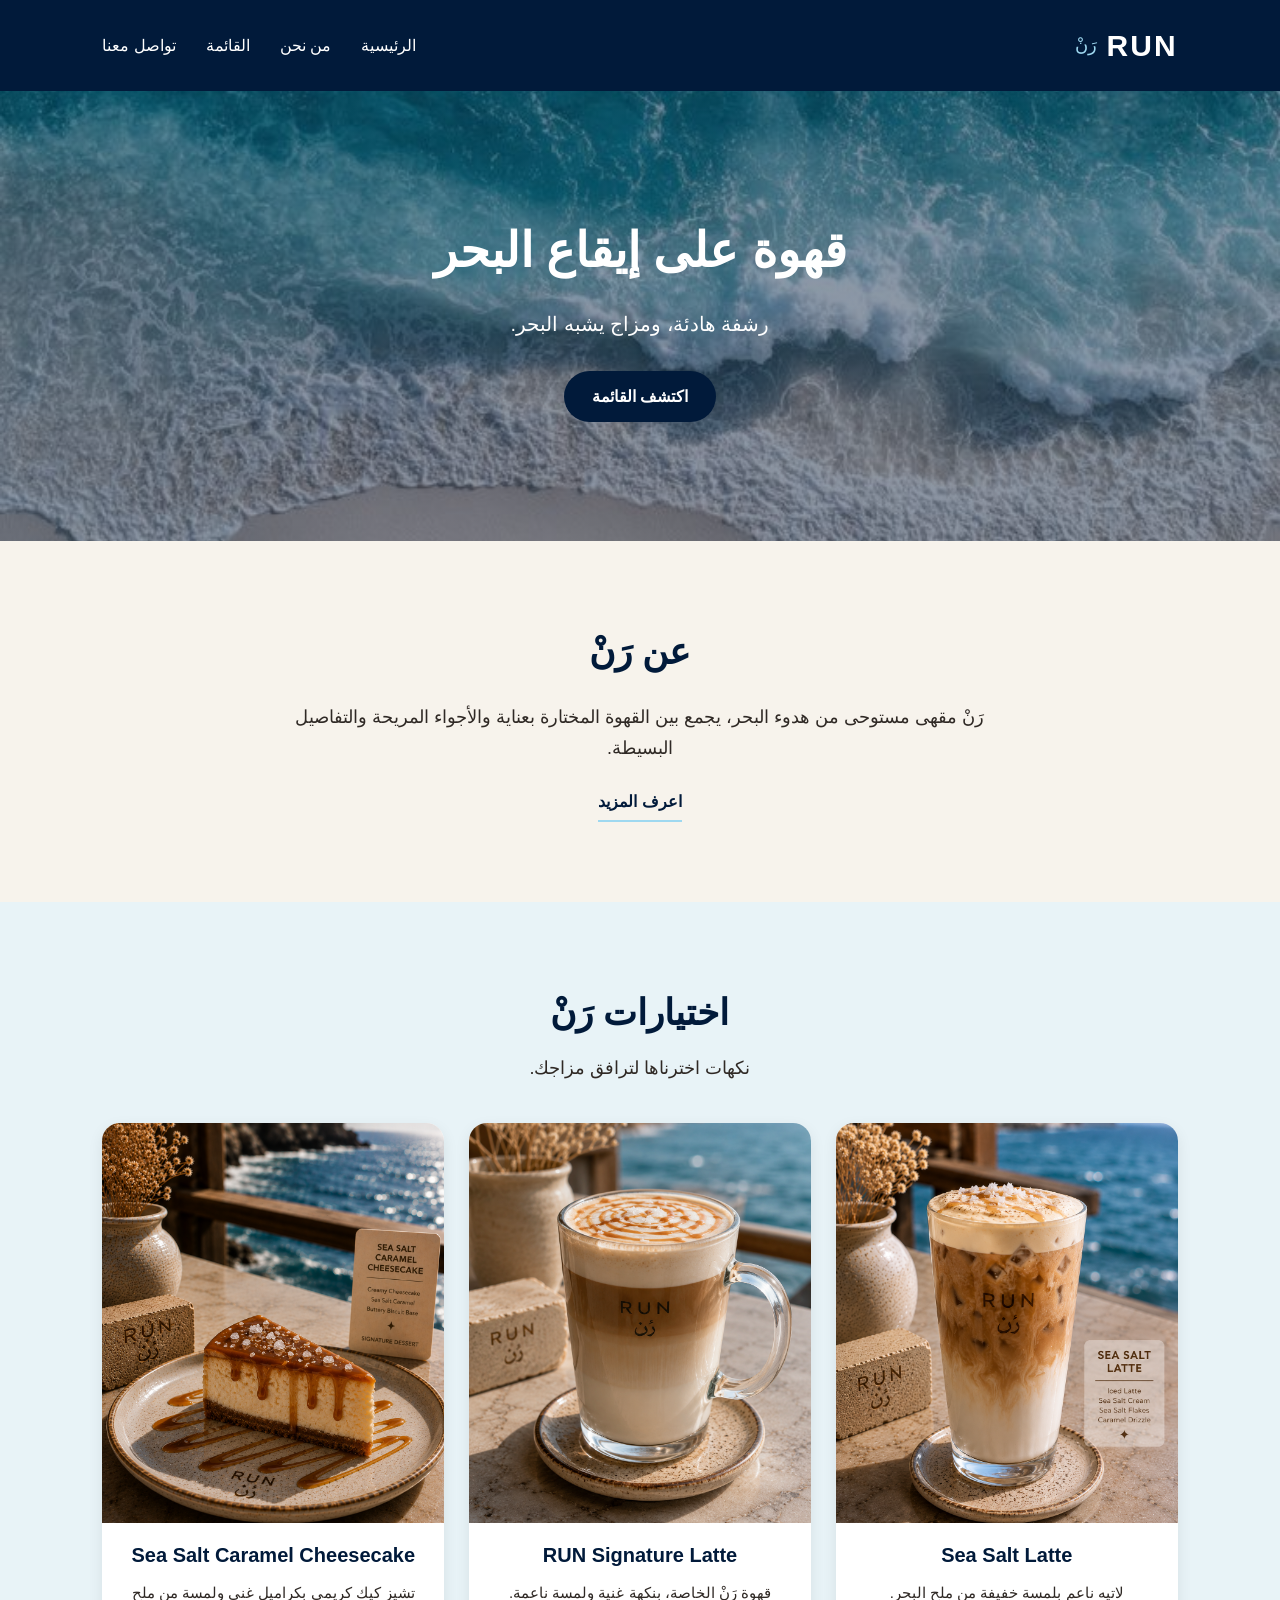
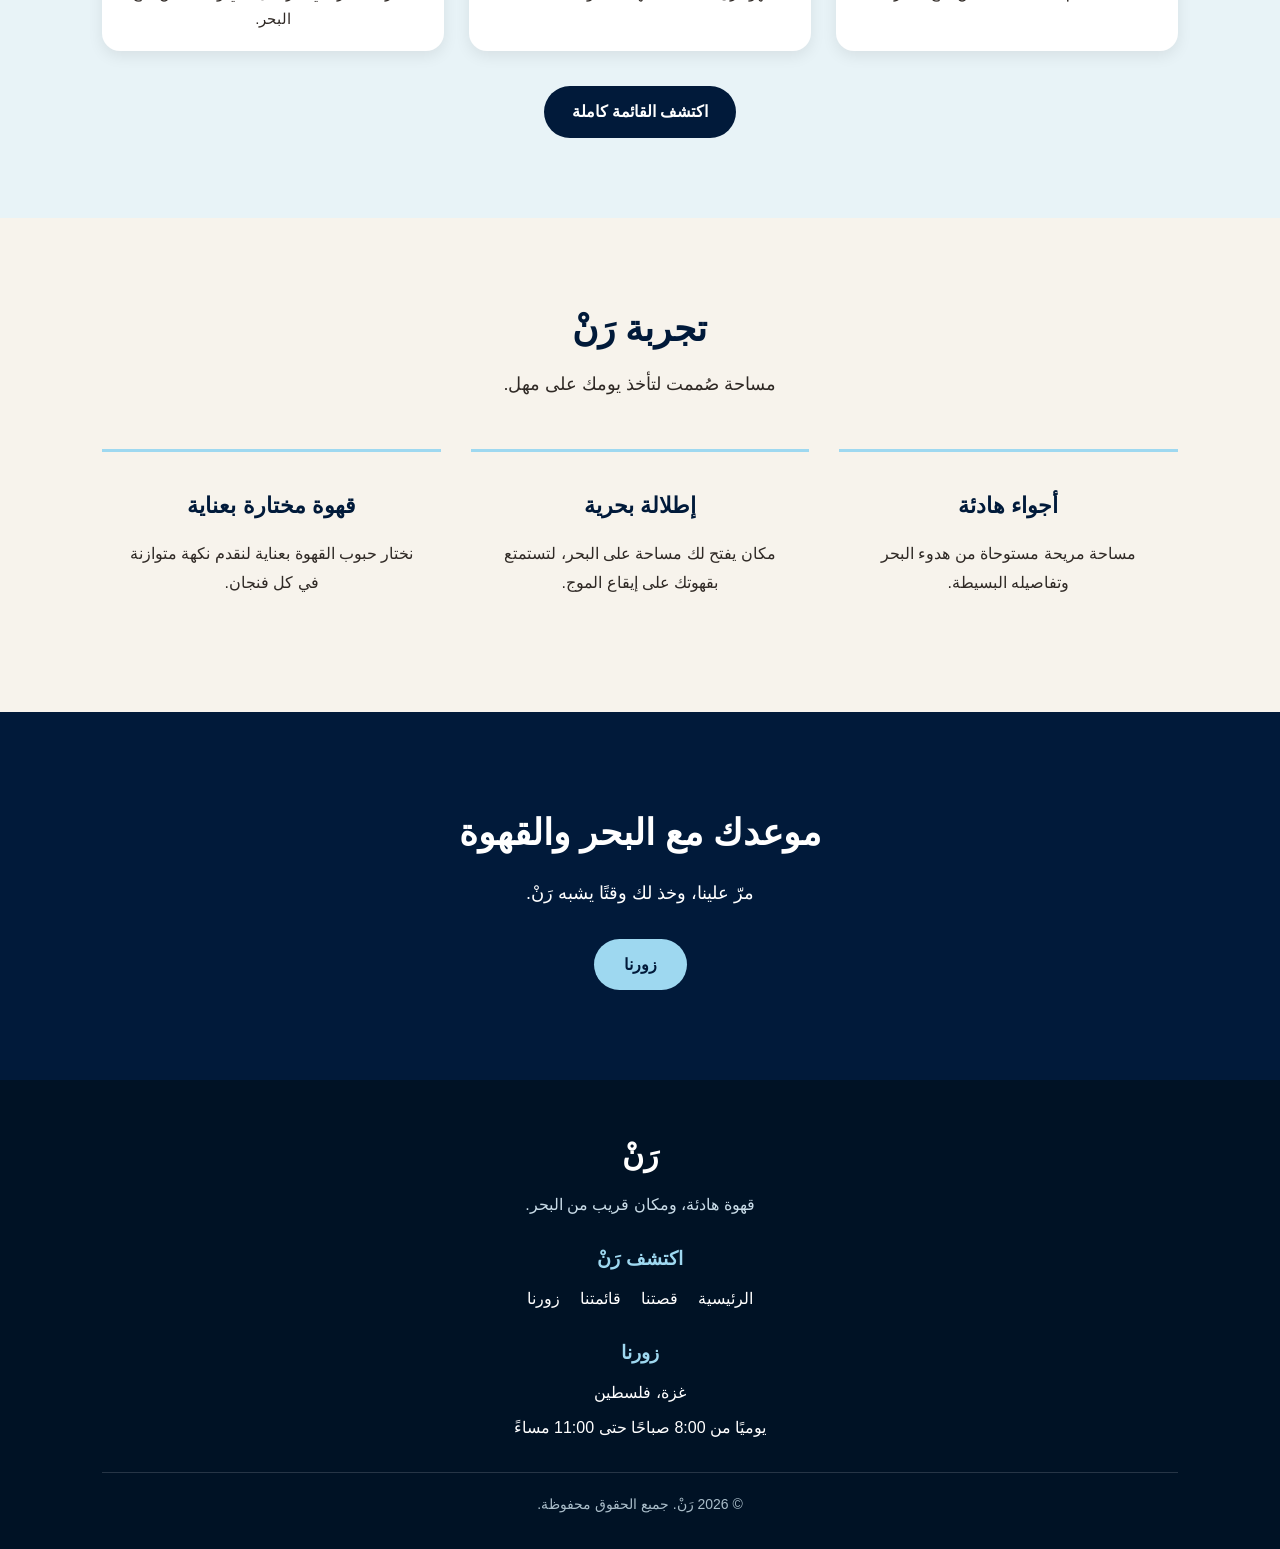
<file: index.html>
<!DOCTYPE html>
<html lang="ar" dir="rtl">

<head>
    <meta charset="UTF-8">

    <meta name="viewport"
          content="width=device-width, initial-scale=1.0">

    <title>RUN Cafe | رَنْ</title>
     <link rel="stylesheet" href="style.css">
</head>

<body>

    <!-- Header -->
    <header>

        <!-- Logo -->
        <div class="logo">
            <h1>RUN</h1>
            <span>رَنْ</span>
        </div>

        <!-- Navigation -->
        <nav>
            <ul>

                <li>
                    <a href="index.html">الرئيسية</a>
                </li>

                <li>
                    <a href="about.html">من نحن</a>
                </li>

                <li>
                    <a href="menu.html">القائمة</a>
                </li>

                <li>
                    <a href="contact.html">تواصل معنا</a>
                </li>

            </ul>
        </nav>

    </header>

      <!-- Main -->

    <main>

<!-- Hero Section -->
<section class="hero">

    <h2>قهوة على إيقاع البحر</h2>

    <p>
       رشفة هادئة، ومزاج يشبه البحر.
    </p>

    <a href="menu.html">اكتشف القائمة</a>

</section>

<!-- About Section -->
<section class="about-preview">

    <h2>عن رَنْ</h2>

    <p>
        رَنْ مقهى مستوحى من هدوء البحر، يجمع بين القهوة
        المختارة بعناية والأجواء المريحة والتفاصيل البسيطة.
    </p>

    <a href="about.html">اعرف المزيد</a>

</section>

<!-- Featured Menu Section -->
<section class="featured-menu">

    <h2>اختيارات رَنْ</h2>

    <p>
        نكهات اخترناها لترافق مزاجك.
    </p>
    <div class="featured-grid">

    <article>

    <img src="images/sea-salt-latte.jpg.png" alt="Sea Salt Latte">

    <h3>Sea Salt Latte</h3>

    <p>
        لاتيه ناعم بلمسة خفيفة من ملح البحر.
    </p>

</article>

<article>

    <img src="images/run-signature-latte.jpg.png" alt="RUN Signature Latte">

    <h3>RUN Signature Latte</h3>

    <p>
        قهوة رَنْ الخاصة، بنكهة غنية ولمسة ناعمة.
    </p>

</article>

<article>

    <img src="images/sea-salt-cheesecake.jpg.png" alt="Sea Salt Caramel Cheesecake">

    <h3>Sea Salt Caramel Cheesecake</h3>

    <p>
        تشيز كيك كريمي بكراميل غني ولمسة من ملح البحر.
    </p>

</article>

</div>
<a href="menu.html">اكتشف القائمة كاملة</a>

</section>

<!-- RUN Experience Section -->
<section class="experience">

    <h2>تجربة رَنْ</h2>

    <p>
        مساحة صُممت لتأخذ يومك على مهل.
    </p>
<div class="experience-items">
<article>

    <h3>أجواء هادئة</h3>

    <p>
        مساحة مريحة مستوحاة من هدوء البحر وتفاصيله البسيطة.
    </p>

</article>

<article>

    <h3>إطلالة بحرية</h3>

    <p>
        مكان يفتح لك مساحة على البحر، لتستمتع بقهوتك على إيقاع الموج.
    </p>

</article>

<article>

    <h3>قهوة مختارة بعناية</h3>

    <p>
        نختار حبوب القهوة بعناية لنقدم نكهة متوازنة في كل فنجان.
    </p>

</article>
</div>
</section>

<!-- Visit Section -->
<section class="visit">

    <h2>موعدك مع البحر والقهوة</h2>

    <p>
        مرّ علينا، وخذ لك وقتًا يشبه رَنْ.
    </p>

    <a href="contact.html">زورنا</a>

</section>
    </main>

    <!-- Footer -->
<footer>

    <h2>رَنْ</h2>

    <p>
        قهوة هادئة، ومكان قريب من البحر.
    </p>

    <h3>اكتشف رَنْ</h3>

<ul>
    <li><a href="index.html">الرئيسية</a></li>
    <li><a href="about.html">قصتنا</a></li>
    <li><a href="menu.html">قائمتنا</a></li>
    <li><a href="contact.html">زورنا</a></li>
</ul>

<h3>زورنا</h3>

<p>غزة، فلسطين</p>
<p>يوميًا من 8:00 صباحًا حتى 11:00 مساءً</p>
<p>&copy; 2026 رَنْ. جميع الحقوق محفوظة.</p>

</footer>


</body>

</html>
</file>
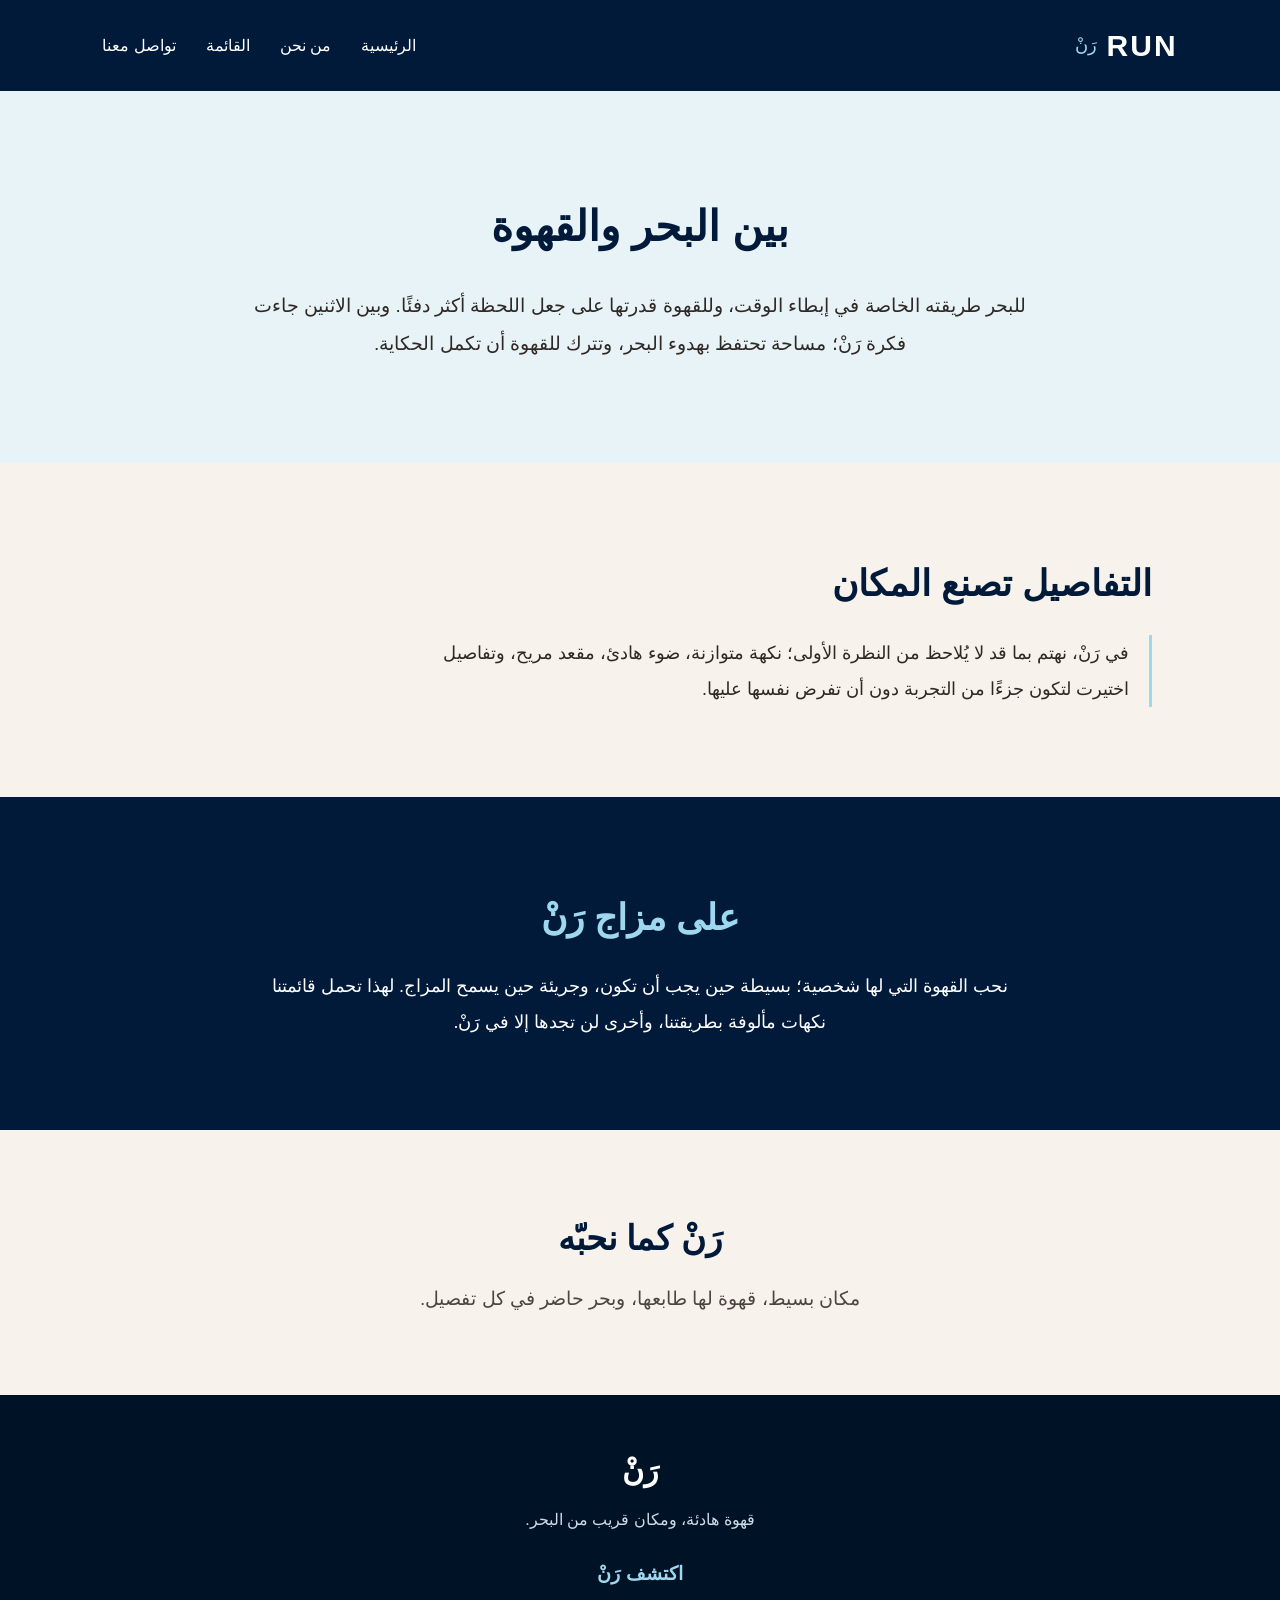
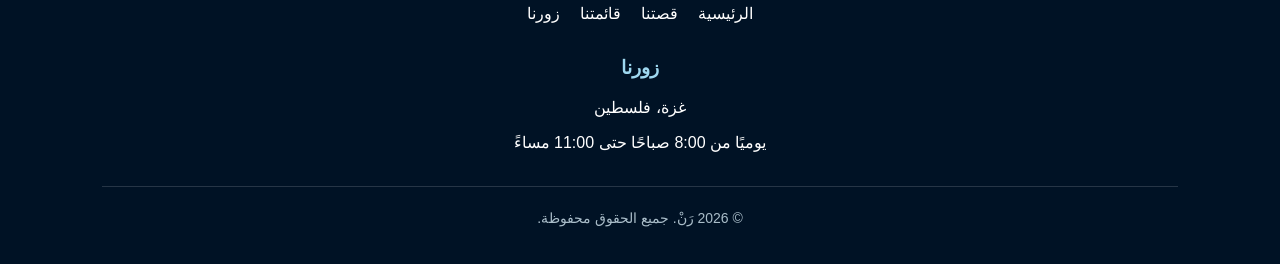
<file: about.html>
<!DOCTYPE html>
<html lang="ar" dir="rtl">

<head>
    <meta charset="UTF-8">

    <meta name="viewport"
          content="width=device-width, initial-scale=1.0">

    <title>من نحن | رَنْ</title>
    <link rel="stylesheet" href="style.css">
</head>

<body>

<!-- Header -->
<header>

    <!-- Logo -->
    <div class="logo">
        <h1>RUN</h1>
        <span>رَنْ</span>
    </div>

    <!-- Navigation -->
    <nav>
        <ul>

            <li>
                <a href="index.html">الرئيسية</a>
            </li>

            <li>
                <a href="about.html">من نحن</a>
            </li>

            <li>
                <a href="menu.html">القائمة</a>
            </li>

            <li>
                <a href="contact.html">تواصل معنا</a>
            </li>

        </ul>
    </nav>

</header>

<!-- Main -->
<main>

<!-- Our Story Section -->
<section class="about-story">

    <h2>بين البحر والقهوة</h2>

    <p>
        للبحر طريقته الخاصة في إبطاء الوقت، وللقهوة قدرتها
        على جعل اللحظة أكثر دفئًا. وبين الاثنين جاءت فكرة رَنْ؛
        مساحة تحتفظ بهدوء البحر، وتترك للقهوة أن تكمل الحكاية.
    </p>

</section>
<!-- Details Section -->
<section class="about-details">

    <h2>التفاصيل تصنع المكان</h2>

    <p>
        في رَنْ، نهتم بما قد لا يُلاحظ من النظرة الأولى؛
        نكهة متوازنة، ضوء هادئ، مقعد مريح، وتفاصيل اختيرت
        لتكون جزءًا من التجربة دون أن تفرض نفسها عليها.
    </p>

</section>

<!-- Coffee Section -->
<section class="about-coffee">

    <h2>على مزاج رَنْ</h2>

    <p>
        نحب القهوة التي لها شخصية؛ بسيطة حين يجب أن تكون،
        وجريئة حين يسمح المزاج. لهذا تحمل قائمتنا نكهات مألوفة
        بطريقتنا، وأخرى لن تجدها إلا في رَنْ.
    </p>

</section>

<!-- Final About Section -->
<section class="about-final">

    <h2>رَنْ كما نحبّه</h2>

    <p>
        مكان بسيط، قهوة لها طابعها، وبحر حاضر في كل تفصيل.
    </p>

</section>

</main>

<!-- Footer -->
<footer>

    <h2>رَنْ</h2>

    <p>
        قهوة هادئة، ومكان قريب من البحر.
    </p>

    <h3>اكتشف رَنْ</h3>

    <ul>
        <li><a href="index.html">الرئيسية</a></li>
        <li><a href="about.html">قصتنا</a></li>
        <li><a href="menu.html">قائمتنا</a></li>
        <li><a href="contact.html">زورنا</a></li>
    </ul>

    <h3>زورنا</h3>

    <p>غزة، فلسطين</p>
    <p>يوميًا من 8:00 صباحًا حتى 11:00 مساءً</p>

    <p>&copy; 2026 رَنْ. جميع الحقوق محفوظة.</p>

</footer>

</body>

</html>
</file>
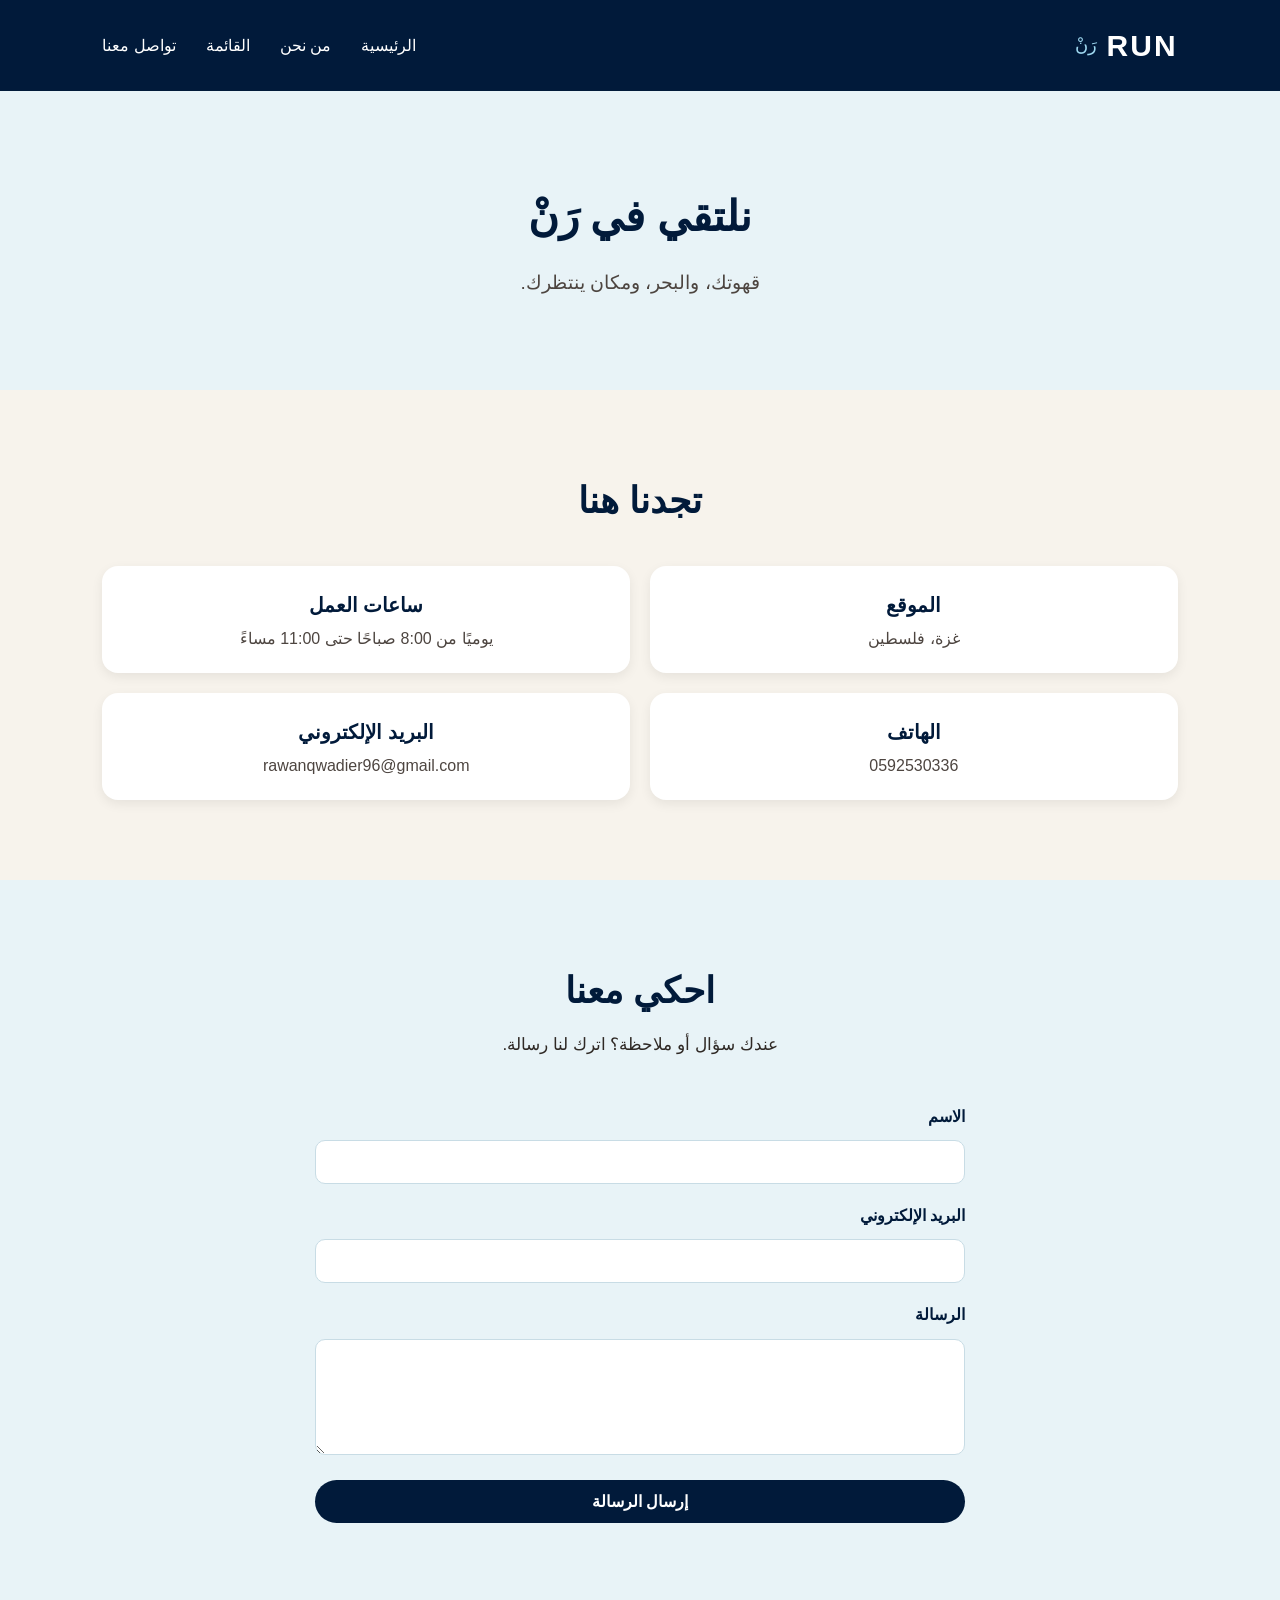
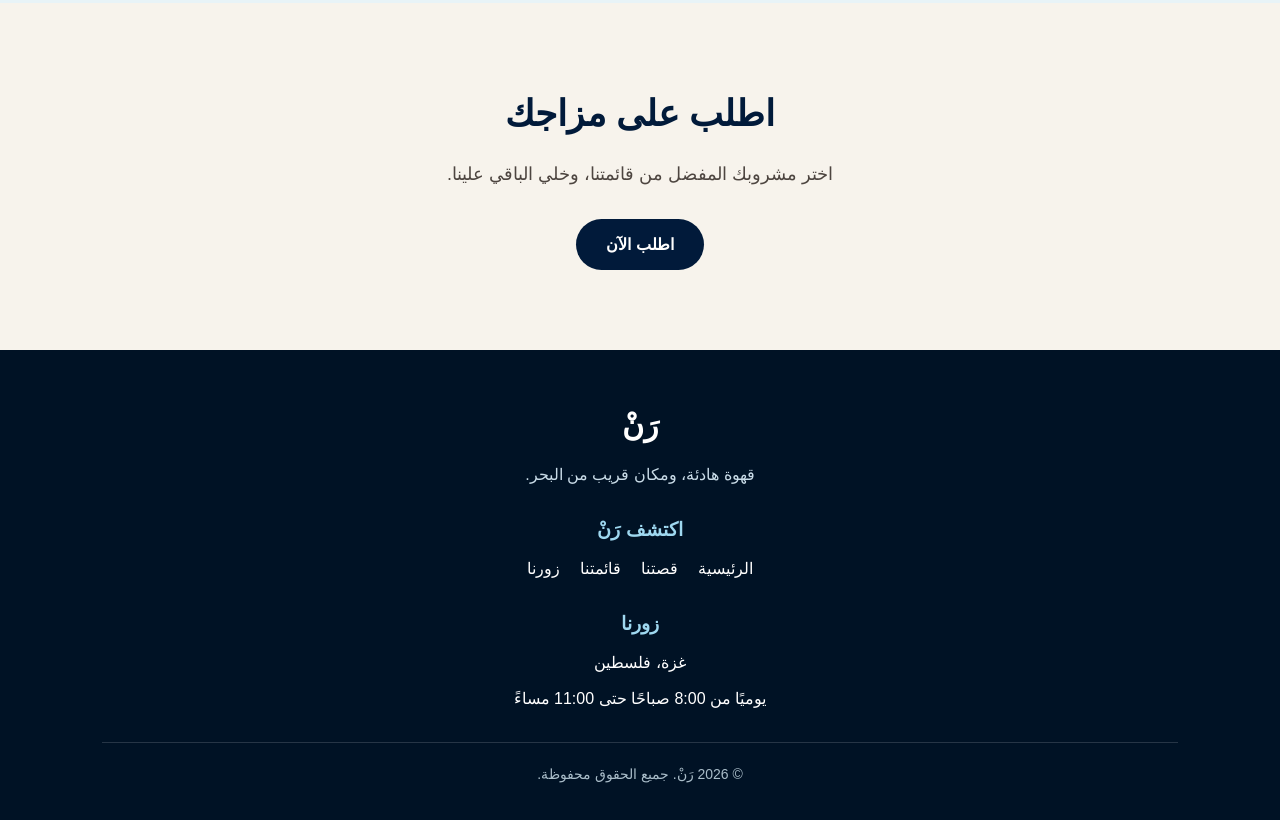
<file: contact.html>
<!DOCTYPE html>
<html lang="ar" dir="rtl">

<head>
    <meta charset="UTF-8">

    <meta name="viewport"
          content="width=device-width, initial-scale=1.0">

    <title>تواصل معنا | رَنْ</title>
     <link rel="stylesheet" href="style.css">
</head>

<body>
    <!-- Header -->
<header>

    <!-- Logo -->
    <div class="logo">
        <h1>RUN</h1>
        <span>رَنْ</span>
    </div>

    <!-- Navigation -->
    <nav>
        <ul>

            <li>
                <a href="index.html">الرئيسية</a>
            </li>

            <li>
                <a href="about.html">من نحن</a>
            </li>

            <li>
                <a href="menu.html">القائمة</a>
            </li>

            <li>
                <a href="contact.html">تواصل معنا</a>
            </li>

        </ul>
    </nav>

</header>
<!-- Main -->
<main>
<!-- Contact Introduction -->
<section class="contact-intro">

    <h2>نلتقي في رَنْ</h2>

    <p>
        قهوتك، والبحر، ومكان ينتظرك.
    </p>

</section>
<!-- Contact Information Section -->
<section class="contact-info">

    <h2>تجدنا هنا</h2>
    
<div class="contact-grid">

    <article>
        <h3>الموقع</h3>
        <p>غزة، فلسطين</p>
    </article>

    <article>
        <h3>ساعات العمل</h3>
        <p>يوميًا من 8:00 صباحًا حتى 11:00 مساءً</p>
    </article>

    <article>
        <h3>الهاتف</h3>
        <p>
            <a href="tel:0592530336">0592530336</a>
        </p>
    </article>

    <article>
        <h3>البريد الإلكتروني</h3>
        <p>
            <a href="mailto:rawanqwadier96@gmail.com">
                rawanqwadier96@gmail.com
            </a>
        </p>
    </article>

</div>

</section>
<!-- Contact Form Section -->
<section class="contact-form-section">

    <h2>احكي معنا</h2>

    <p>
        عندك سؤال أو ملاحظة؟ اترك لنا رسالة.
    </p>

    <form>
<label for="name">الاسم</label>

<input type="text" id="name" name="name" required>
<label for="email">البريد الإلكتروني</label>

<input type="email" id="email" name="email" required>
<label for="message">الرسالة</label>

<textarea id="message"
          name="message"
          rows="5"
          required></textarea>
          <button type="submit">إرسال الرسالة</button>
    </form>

</section>
<!-- Order Section -->
<section class="order-section">

    <h2>اطلب على مزاجك</h2>

    <p>
        اختر مشروبك المفضل من قائمتنا، وخلي الباقي علينا.
    </p>

    <a href="menu.html">اطلب الآن</a>

</section>
</main>
<!-- Footer -->
<footer>

    <h2>رَنْ</h2>

    <p>
        قهوة هادئة، ومكان قريب من البحر.
    </p>

    <h3>اكتشف رَنْ</h3>

    <ul>
        <li><a href="index.html">الرئيسية</a></li>
        <li><a href="about.html">قصتنا</a></li>
        <li><a href="menu.html">قائمتنا</a></li>
        <li><a href="contact.html">زورنا</a></li>
    </ul>

    <h3>زورنا</h3>

    <p>غزة، فلسطين</p>
    <p>يوميًا من 8:00 صباحًا حتى 11:00 مساءً</p>

    <p>&copy; 2026 رَنْ. جميع الحقوق محفوظة.</p>

</footer>
</body>
</html>
</file>
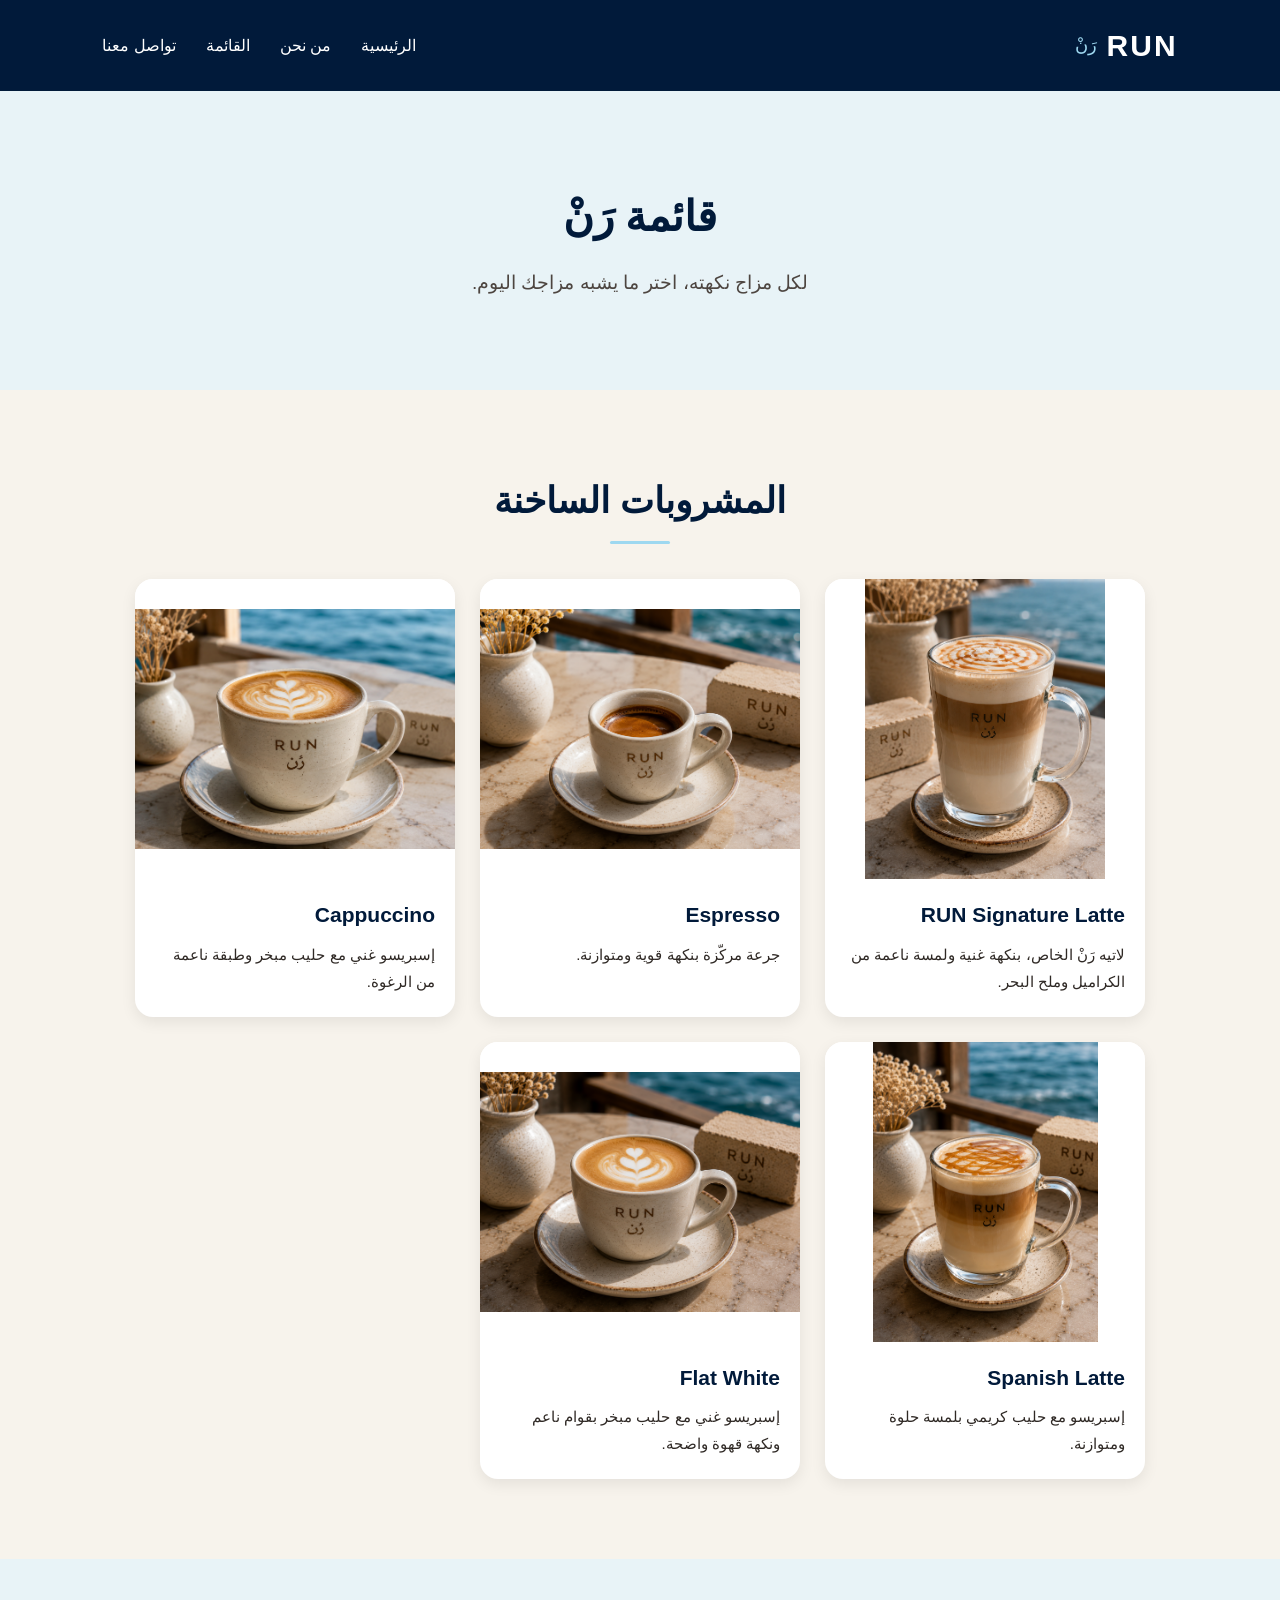
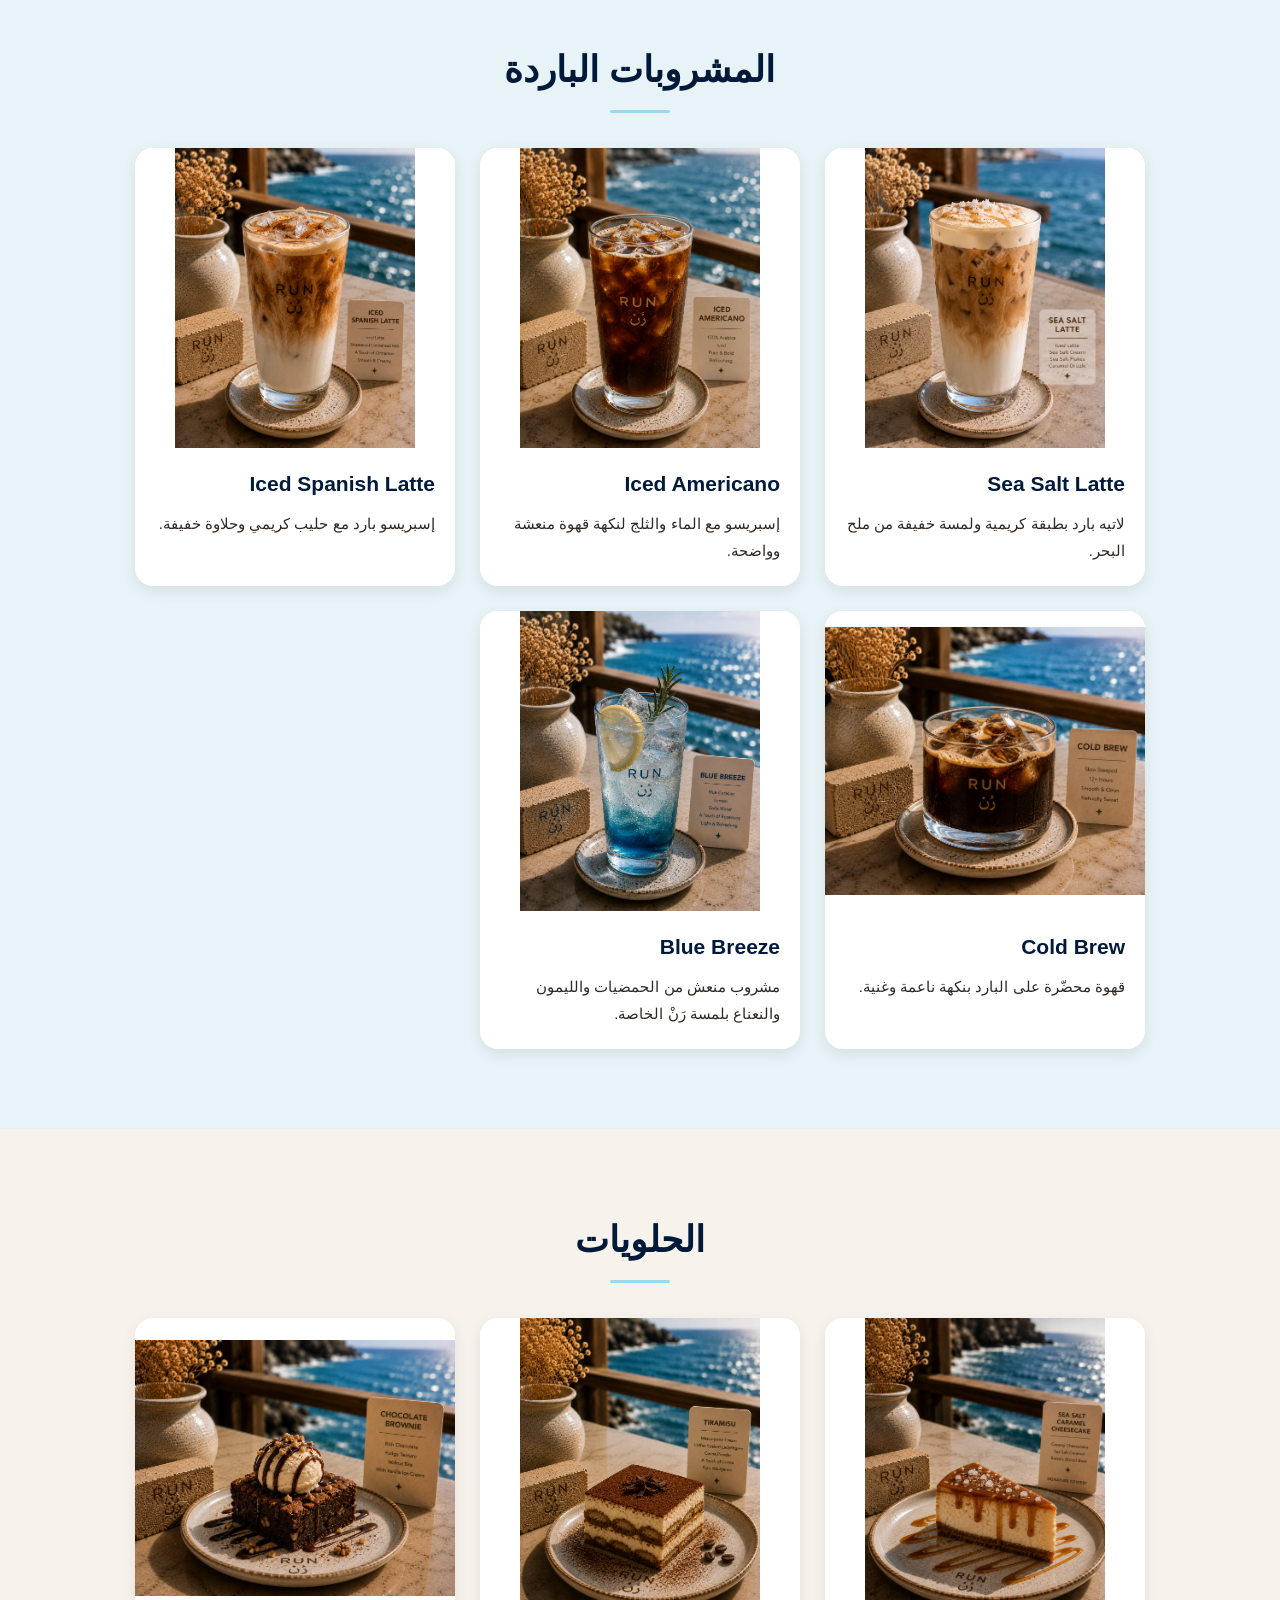
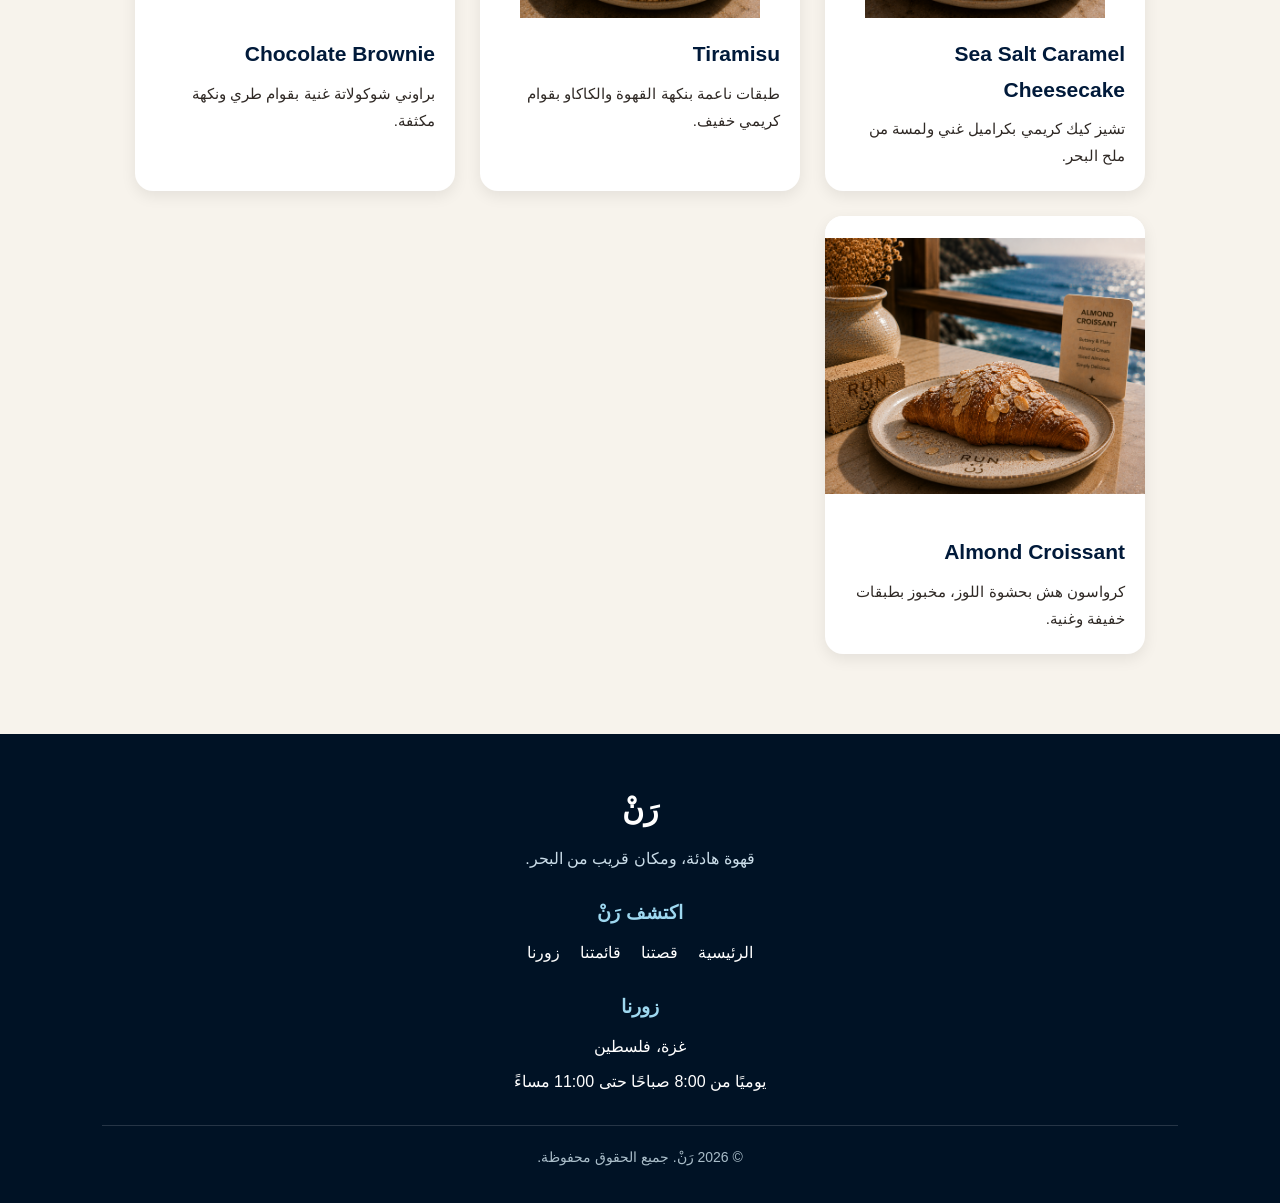
<file: menu.html>
<!DOCTYPE html>
<html lang="ar" dir="rtl">

<head>
    <meta charset="UTF-8">

    <meta name="viewport"
          content="width=device-width, initial-scale=1.0">

    <title>القائمة | رَنْ</title>
     <link rel="stylesheet" href="style.css">
</head>

<body>
<!-- Header -->
<header>

    <!-- Logo -->
    <div class="logo">
        <h1>RUN</h1>
        <span>رَنْ</span>
    </div>

    <!-- Navigation -->
    <nav>
        <ul>

            <li>
                <a href="index.html">الرئيسية</a>
            </li>

            <li>
                <a href="about.html">من نحن</a>
            </li>

            <li>
                <a href="menu.html">القائمة</a>
            </li>

            <li>
                <a href="contact.html">تواصل معنا</a>
            </li>

        </ul>
    </nav>

</header>

<!-- Main -->
<main>
<!-- Menu Introduction -->
<section class="menu-intro">

    <h2>قائمة رَنْ</h2>

    <p>
        لكل مزاج نكهته، اختر ما يشبه مزاجك اليوم.
    </p>

</section>
<!-- Hot Drinks Section -->
<section class="menu-section hot-drinks">

    <h2>المشروبات الساخنة</h2>

    <div class="products-grid">

        <article>

            <img src="images/run-signature-latte.jpg.png"
                 alt="RUN Signature Latte">

            <h3>RUN Signature Latte</h3>

            <p>
                لاتيه رَنْ الخاص، بنكهة غنية ولمسة ناعمة من الكراميل وملح البحر.
            </p>

        </article>

        <article>

    <img src="images/espresso.jpg.png"
         alt="Espresso">

    <h3>Espresso</h3>

    <p>
        جرعة مركّزة بنكهة قوية ومتوازنة.
    </p>

</article>

<article>

    <img src="images/cappuccino.jpg.png"
         alt="Cappuccino">

    <h3>Cappuccino</h3>

    <p>
        إسبريسو غني مع حليب مبخر وطبقة ناعمة من الرغوة.
    </p>

</article>

<article>

    <img src="images/spanish-latte.jpg.png"
         alt="Spanish Latte">

    <h3>Spanish Latte</h3>

    <p>
        إسبريسو مع حليب كريمي بلمسة حلوة ومتوازنة.
    </p>

</article>

<article>

    <img src="images/flat-white.jpg.png"
         alt="Flat White">

    <h3>Flat White</h3>

    <p>
        إسبريسو غني مع حليب مبخر بقوام ناعم ونكهة قهوة واضحة.
    </p>

</article>

    </div>

</section>

<!-- Cold Drinks Section -->
<section class="menu-section cold-drinks">

    <h2>المشروبات الباردة</h2>

    <div class="products-grid">

        <article>

    <img src="images/sea-salt-latte.jpg.png"
         alt="Sea Salt Latte">

    <h3>Sea Salt Latte</h3>

    <p>
        لاتيه بارد بطبقة كريمية ولمسة خفيفة من ملح البحر.
    </p>

</article>

<article>

    <img src="images/iced-americano.jpg.png"
         alt="Iced Americano">

    <h3>Iced Americano</h3>

    <p>
        إسبريسو مع الماء والثلج لنكهة قهوة منعشة وواضحة.
    </p>

</article>

<article>

    <img src="images/iced-spanish-latte.jpg.png"
         alt="Iced Spanish Latte">

    <h3>Iced Spanish Latte</h3>

    <p>
        إسبريسو بارد مع حليب كريمي وحلاوة خفيفة.
    </p>

</article>

<article>

    <img src="images/cold-brew.jpg.png"
         alt="Cold Brew">

    <h3>Cold Brew</h3>

    <p>
        قهوة محضّرة على البارد بنكهة ناعمة وغنية.
    </p>

</article>

<article>

    <img src="images/blue-breeze.jpg.png"
         alt="Blue Breeze">

    <h3>Blue Breeze</h3>

    <p>
        مشروب منعش من الحمضيات والليمون والنعناع بلمسة رَنْ الخاصة.
    </p>

</article>

    </div>

</section>
<!-- Desserts Section -->
<section class="menu-section desserts">

    <h2>الحلويات</h2>

    <div class="products-grid">

        <article>

    <img src="images/sea-salt-cheesecake.jpg.png"
         alt="Sea Salt Caramel Cheesecake">

    <h3>Sea Salt Caramel Cheesecake</h3>

    <p>
        تشيز كيك كريمي بكراميل غني ولمسة من ملح البحر.
    </p>

</article>

<article>

    <img src="images/tiramisu.jpg.png"
         alt="Tiramisu">

    <h3>Tiramisu</h3>

    <p>
        طبقات ناعمة بنكهة القهوة والكاكاو بقوام كريمي خفيف.
    </p>

</article>

<article>

    <img src="images/chocolate-brownie.jpg.png"
         alt="Chocolate Brownie">

    <h3>Chocolate Brownie</h3>

    <p>
        براوني شوكولاتة غنية بقوام طري ونكهة مكثفة.
    </p>

</article>

<article>

    <img src="images/almond-croissant.jpg.png"
         alt="Almond Croissant">

    <h3>Almond Croissant</h3>

    <p>
        كرواسون هش بحشوة اللوز، مخبوز بطبقات خفيفة وغنية.
    </p>

</article>

    </div>

</section>

</main>

<!-- Footer -->
<footer>

    <h2>رَنْ</h2>

    <p>
        قهوة هادئة، ومكان قريب من البحر.
    </p>

    <h3>اكتشف رَنْ</h3>

    <ul>
        <li><a href="index.html">الرئيسية</a></li>
        <li><a href="about.html">قصتنا</a></li>
        <li><a href="menu.html">قائمتنا</a></li>
        <li><a href="contact.html">زورنا</a></li>
    </ul>

    <h3>زورنا</h3>

    <p>غزة، فلسطين</p>
    <p>يوميًا من 8:00 صباحًا حتى 11:00 مساءً</p>

    <p>&copy; 2026 رَنْ. جميع الحقوق محفوظة.</p>

</footer>

</body>
</html>
</file>
<file: style.css>
/* =========================
   General Styles
========================= */

* {
    margin: 0;
    padding: 0;
    box-sizing: border-box;
}

html {
    scroll-behavior: smooth;
}

body {
    font-family: Arial, sans-serif;
    direction: rtl;
    background-color: #f7f3ec;
    color: #2f2925;
    line-height: 1.7;
}

img {
    max-width: 100%;
    display: block;
}

a {
    text-decoration: none;
    color: inherit;
}

ul {
    list-style: none;
}
/* =========================
   Header & Navigation
========================= */

header {
    display: flex;
    justify-content: space-between;
    align-items: center;

    padding: 20px 8%;

    background-color: #011a3a;
    color: #ffffff;
}
.logo {
    display: flex;
    align-items: center;
    gap: 10px;
}

.logo h1 {
    font-size: 30px;
    letter-spacing: 2px;
}

.logo span {
    font-size: 18px;
    color: #9ed8f0;
}
nav ul {
    display: flex;
    align-items: center;
    gap: 30px;
}
nav a {
    font-size: 16px;
    font-weight: 500;
    transition: color 0.3s ease;
}
nav a:hover {
    color: #9ed8f0;
}
/* =========================
   Home Page - Hero
========================= */

.hero {
    min-height: 50vh;

    display: flex;
    flex-direction: column;
    justify-content: center;
    align-items: center;

    text-align: center;
    padding: 60px 20px;

      background-image:
        linear-gradient(rgba(1, 26, 58, 0.45), rgba(1, 26, 58, 0.45)),
        url("images/hero.jpg.jpg");

    background-size: cover;
    background-position: center;
    background-repeat: no-repeat;
}

.hero h2 {
    font-size: 48px;
     color: #ffffff;
    margin-bottom: 15px;
}

.hero p {
    font-size: 20px;
     color: #ffffff;
    margin-bottom: 30px;
}

.hero a {
    display: inline-block;

    background-color: #011a3a;
    color: #ffffff;

    padding: 12px 28px;
    border-radius: 30px;

    font-weight: bold;

    transition: 0.3s ease;
}

.hero a:hover {
    background-color: #9ed8f0;
    color: #011a3a;
}
/* =========================
   Home Page - About
========================= */

.about-preview {
    padding: 80px 8%;
    text-align: center;
    background-color: #f7f3ec;
}

.about-preview h2 {
    font-size: 36px;
    color: #011a3a;
    margin-bottom: 20px;
}

.about-preview p {
    max-width: 700px;
    margin: 0 auto 25px;
    font-size: 18px;
}

.about-preview a {
    display: inline-block;
    color: #011a3a;
    font-weight: bold;
    border-bottom: 2px solid #9ed8f0;
    padding-bottom: 4px;
    transition: 0.3s ease;
}

.about-preview a:hover {
    color: #0b4f71;
}
/* =========================
   Home Page - Featured Menu
========================= */

.featured-menu {
    padding: 80px 8%;
    text-align: center;
    background-color: #e8f3f7;
}

.featured-menu h2 {
    font-size: 36px;
    color: #011a3a;
    margin-bottom: 10px;
}

.featured-menu > p {
    font-size: 18px;
    margin-bottom: 40px;
}

.featured-grid {
    display: grid;
    grid-template-columns: repeat(3, 1fr);
    gap: 25px;
    margin-bottom: 35px;
}
.featured-grid article img {
    width: 100%;
    height: 400px;
    object-fit: cover;
    object-position: center;
}
.featured-grid article {
    background-color: #ffffff;
    border-radius: 18px;
    overflow: hidden;

    box-shadow: 0 5px 15px rgba(0, 0, 0, 0.08);

    transition: transform 0.3s ease,
                box-shadow 0.3s ease;
}

.featured-grid article:hover {
    transform: translateY(-6px);

    box-shadow: 0 10px 25px rgba(0, 0, 0, 0.12);
}
.featured-grid article h3 {
    font-size: 20px;
    color: #011a3a;

    margin: 15px 15px 8px;
}

.featured-grid article p {
    font-size: 15px;

    padding: 0 20px 20px;
}
.featured-menu > a {
    display: inline-block;

    background-color: #011a3a;
    color: #ffffff;

    padding: 12px 28px;
    border-radius: 30px;

    font-weight: bold;

    transition: 0.3s ease;
}

.featured-menu > a:hover {
    background-color: #9ed8f0;
    color: #011a3a;
}
/* =========================
   Home Page - RUN Experience
========================= */

.experience {
    padding: 80px 8%;
    text-align: center;
    background-color: #f7f3ec;
}

.experience h2 {
    font-size: 36px;
    color: #011a3a;
    margin-bottom: 10px;
}

.experience > p {
    font-size: 18px;
    margin-bottom: 50px;
}

.experience-items {
    display: flex;
    justify-content: center;
    gap: 30px;
}

.experience-items article {
    flex: 1;
    padding: 35px 25px;
    border-top: 3px solid #9ed8f0;
}

.experience-items h3 {
    font-size: 22px;
    color: #011a3a;
    margin-bottom: 15px;
}

.experience-items p {
    font-size: 16px;
    line-height: 1.8;
}
/* =========================
   Home Page - Visit Section
========================= */

.visit {
    padding: 90px 8%;
    text-align: center;
    background-color: #011a3a;
    color: #ffffff;
}

.visit h2 {
    font-size: 36px;
    margin-bottom: 15px;
}

.visit p {
    font-size: 18px;
    margin-bottom: 30px;
}
.visit a {
    display: inline-block;

    background-color: #9ed8f0;
    color: #011a3a;

    padding: 12px 30px;
    border-radius: 30px;

    font-weight: bold;

    transition: 0.3s ease;
}
.visit a:hover {
    background-color: #ffffff;
    transform: translateY(-3px);
}
/* =========================
   Footer
========================= */

footer {
    background-color: #001225;
    color: #ffffff;
    padding: 50px 8% 25px;
    text-align: center;
}

footer h2 {
    font-size: 30px;
    margin-bottom: 10px;
}

footer > p:first-of-type {
    color: #c9dce8;
    margin-bottom: 25px;
}

footer h3 {
    color: #9ed8f0;
    margin-top: 25px;
    margin-bottom: 10px;
}

footer ul {
    display: flex;
    justify-content: center;
    gap: 20px;
    margin-bottom: 20px;
}

footer a {
    transition: color 0.3s ease;
}

footer a:hover {
    color: #9ed8f0;
}

footer p {
    margin-bottom: 8px;
}

footer p:last-child {
    margin-top: 30px;
    padding-top: 20px;
    border-top: 1px solid rgba(255, 255, 255, 0.15);
    font-size: 14px;
    color: #a9bdc9;
}
/* =========================
   About Page - Story
========================= */

.about-story {
    padding: 100px 10%;
    text-align: center;
    background-color: #e8f3f7;
}

.about-story h2 {
    font-size: 42px;
    color: #011a3a;
    margin-bottom: 25px;
}

.about-story p {
    max-width: 800px;
    margin: 0 auto;

    font-size: 19px;
    line-height: 2;
}
/* =========================
   About Page - Details
========================= */

.about-details {
    padding: 90px 10%;
    background-color: #f7f3ec;
}

.about-details h2 {
    font-size: 36px;
    color: #011a3a;
    margin-bottom: 20px;
}
.about-details p {
    max-width: 750px;

    font-size: 18px;
    line-height: 2;

    padding-right: 20px;
    border-right: 3px solid #9ed8f0;
}
/* =========================
   About Page - Coffee
========================= */

.about-coffee {
    padding: 90px 10%;
    background-color: #011a3a;
    color: #ffffff;
    text-align: center;
}

.about-coffee h2 {
    font-size: 36px;
    margin-bottom: 20px;
    color: #9ed8f0;
}

.about-coffee p {
    max-width: 750px;
    margin: 0 auto;

    font-size: 18px;
    line-height: 2;
}
/* =========================
   About Page - Final
========================= */

.about-final {
    padding: 80px 10%;
    text-align: center;
    background-color: #f7f3ec;
}

.about-final h2 {
    font-size: 34px;
    color: #011a3a;
    margin-bottom: 15px;
}

.about-final p {
    font-size: 19px;
    color: #4d4540;
}
/* =========================
   Menu Page - Introduction
========================= */

.menu-intro {
    padding: 90px 8%;
    text-align: center;
    background-color: #e8f3f7;
}

.menu-intro h2 {
    font-size: 42px;
    color: #011a3a;
    margin-bottom: 15px;
}

.menu-intro p {
    font-size: 19px;
    color: #4d4540;
}
/* =========================
   Menu Page - Sections
========================= */

.menu-section {
    padding: 80px 8%;
}

.menu-section h2 {
    font-size: 36px;
    color: #011a3a;
    margin-bottom: 35px;
    text-align: center;
}

.menu-section h2::after {
    content: "";
    display: block;

    width: 60px;
    height: 3px;

    background-color: #9ed8f0;

    margin: 10px auto 0;
    border-radius: 3px;
}
.products-grid {
    display: grid;
    grid-template-columns: repeat(3, minmax(0, 320px));
    justify-content: center;
    gap: 25px;
}
.products-grid article {
    background-color: #ffffff;
    border-radius: 18px;
    overflow: hidden;

    box-shadow: 0 5px 15px rgba(0, 0, 0, 0.08);

    transition: transform 0.3s ease,
                box-shadow 0.3s ease;
}
.products-grid article img {
    width: 100%;
    height: 300px;
    object-fit: contain;
    object-position: center;
    background-color: #ffffff;
}
.products-grid article h3 {
    font-size: 21px;
    color: #011a3a;

    margin: 18px 20px 8px;
}

.products-grid article p {
    font-size: 15px;
    line-height: 1.8;

    padding: 0 20px 22px;
}
.products-grid article:hover {
    transform: translateY(-6px);

    box-shadow: 0 10px 25px rgba(0, 0, 0, 0.13);
}
.hot-drinks {
    background-color: #f7f3ec;
}

.cold-drinks {
    background-color: #e8f3f7;
}

.desserts {
    background-color: #f7f3ec;
}
/* =========================
   Contact Page - Introduction
========================= */

.contact-intro {
    padding: 90px 8%;
    text-align: center;
    background-color: #e8f3f7;
}

.contact-intro h2 {
    font-size: 42px;
    color: #011a3a;
    margin-bottom: 15px;
}

.contact-intro p {
    font-size: 19px;
    color: #4d4540;
}
.contact-info {
    padding: 80px 8%;
    background-color: #f7f3ec;
}

.contact-info h2 {
    font-size: 36px;
    color: #011a3a;
    text-align: center;
    margin-bottom: 35px;
}

.contact-grid {
    display: grid;
    grid-template-columns: repeat(2, 1fr);
    gap: 20px;
}
.contact-grid article {
    background-color: #ffffff;
    padding: 22px 20px;
    border-radius: 16px;
    text-align: center;

    box-shadow: 0 4px 12px rgba(0, 0, 0, 0.07);
}

.contact-grid h3 {
    color: #011a3a;
    font-size: 20px;
    margin: 0 0 5px;
}

.contact-grid p {
    margin: 0;
    font-size: 16px;
    line-height: 1.5;
    color: #4d4540;
}

.contact-grid a {
    color: #4d4540;
    font-size: 16px;
}

.contact-grid a:hover {
    color: #0b4f71;
}
/* =========================
   Contact Page - Form
========================= */

.contact-form-section {
    padding: 80px 8%;
    background-color: #e8f3f7;
}

.contact-form-section h2 {
    font-size: 36px;
    color: #011a3a;
    text-align: center;
    margin-bottom: 10px;
}

.contact-form-section > p {
    text-align: center;
    font-size: 17px;
    margin-bottom: 35px;
}

.contact-form-section form {
    max-width: 650px;
    margin: 0 auto;

    display: flex;
    flex-direction: column;
    gap: 10px;
}

.contact-form-section label {
    color: #011a3a;
    font-weight: bold;
    margin-top: 8px;
}

.contact-form-section input,
.contact-form-section textarea {
    width: 100%;
    padding: 12px 15px;

    border: 1px solid #c8dce5;
    border-radius: 10px;

    background-color: #ffffff;

    font-family: inherit;
    font-size: 16px;
}

.contact-form-section input:focus,
.contact-form-section textarea:focus {
    outline: none;
    border-color: #0b4f71;
}

.contact-form-section button {
    margin-top: 15px;
    padding: 12px 25px;

    border: none;
    border-radius: 30px;

    background-color: #011a3a;
    color: #ffffff;

    font-size: 16px;
    font-weight: bold;

    cursor: pointer;
    transition: 0.3s ease;
}

.contact-form-section button:hover {
    background-color: #9ed8f0;
    color: #011a3a;
}
/* =========================
   Contact Page - Order
========================= */

.order-section {
    padding: 80px 8%;
    text-align: center;

    background-color: #f7f3ec;
}

.order-section h2 {
    font-size: 36px;
    color: #011a3a;

    margin-bottom: 15px;
}

.order-section p {
    font-size: 18px;
    color: #4d4540;

    margin-bottom: 30px;
}

.order-section a {
    display: inline-block;

    padding: 12px 30px;

    background-color: #011a3a;
    color: #ffffff;

    border-radius: 30px;

    font-weight: bold;

    transition: 0.3s ease;
}

.order-section a:hover {
    background-color: #9ed8f0;
    color: #011a3a;

    transform: translateY(-3px);
}
/* =========================
   Responsive Design
========================= */

@media (max-width: 768px) {

    /* Header */
    header {
        flex-direction: column;
        gap: 15px;
        padding: 18px 5%;
    }

    nav ul {
        flex-wrap: wrap;
        justify-content: center;
        gap: 15px;
    }


    /* Home Page - Hero */
    .hero {
    min-height: 60vh;
    padding: 40px 20px;
}

.hero h2 {
    font-size: 34px;
}

.hero p {
    font-size: 17px;
    line-height: 1.8;
}
    /* Home Page - Featured Menu
       Menu Page - Products */
    .featured-grid,
    .products-grid {
        grid-template-columns: 1fr;
    }

    .featured-grid article img,
    .products-grid article img {
        height: 320px;
    }


    /* Home Page - Experience */
    .experience-items {
        flex-direction: column;
    }

    .experience-items article {
        width: 100%;
    }


    /* Contact Page - Information */
    .contact-grid {
        grid-template-columns: 1fr;
    }


    /* Large Page Titles */
    .menu-intro h2,
    .contact-intro h2,
    .about-story h2 {
        font-size: 34px;
    }


    /* Section Titles */
    .menu-section h2,
    .contact-info h2,
    .contact-form-section h2,
    .order-section h2,
    .about-details h2,
    .about-coffee h2,
    .about-final h2 {
        font-size: 30px;
    }


    /* Contact Form */
    .contact-form-section form {
        width: 100%;
    }


    /* Footer Navigation */
    footer ul {
        flex-wrap: wrap;
        justify-content: center;
    }

}
</file>
